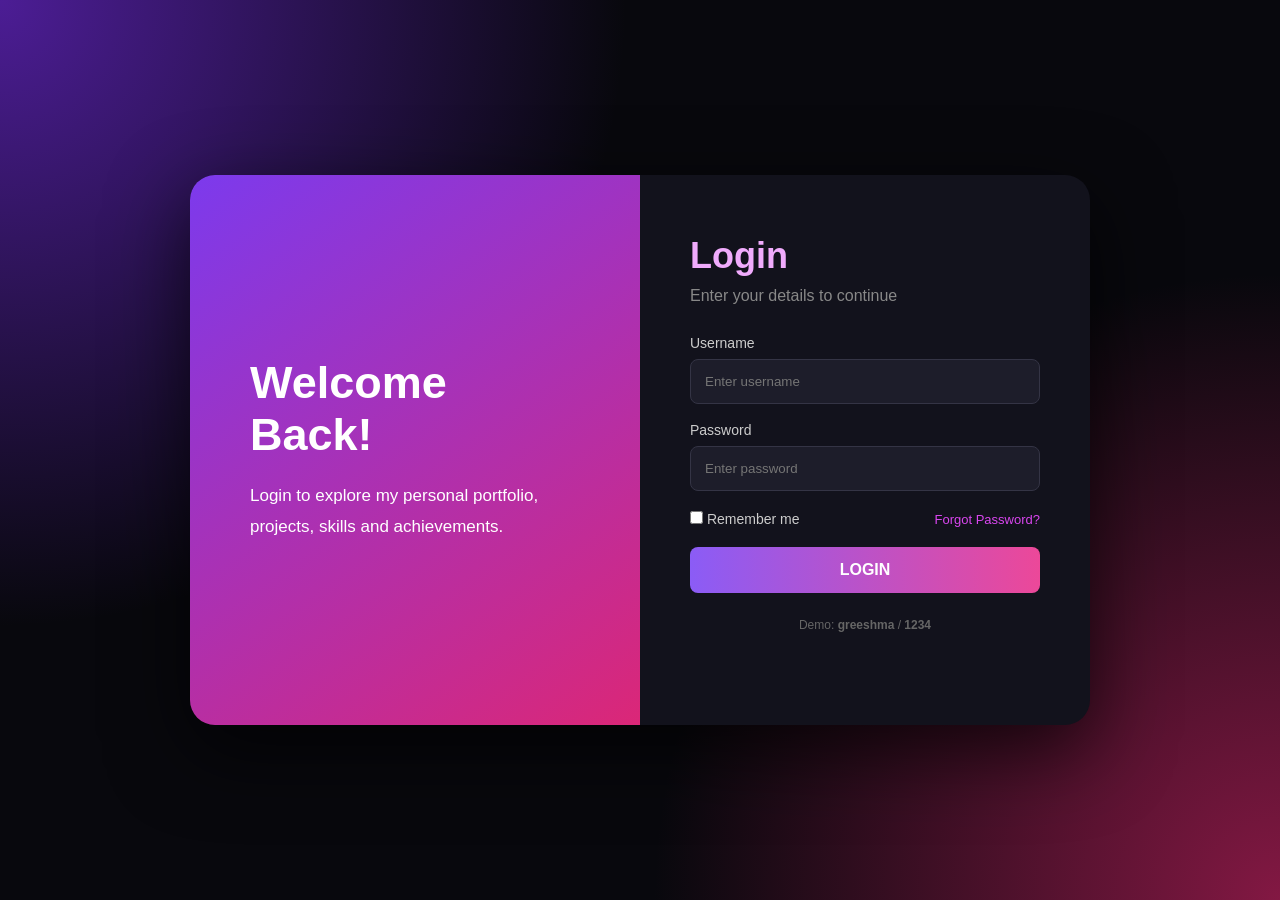
<file: login.html>
<!DOCTYPE html>
<html lang="en">
<head>
    <meta charset="UTF-8">
    <meta name="viewport" content="width=device-width, initial-scale=1.0">
    <title>Login | Greeshma Portfolio</title>
    <link rel="stylesheet" href="style.css">
</head>

<body class="login-page">

    <div class="login-container">

        <!-- Left Side -->
        <div class="login-intro">
            <div>
                <h1>Welcome Back!</h1>
                <p>
                    Login to explore my personal portfolio,
                    projects, skills and achievements.
                </p>
            </div>
        </div>

        <!-- Login Form -->
        <div class="login-card">

            <h2>Login</h2>
            <p class="login-text">Enter your details to continue</p>

            <form id="loginForm">

                <label for="username">Username</label>

                <input
                    type="text"
                    id="username"
                    placeholder="Enter username"
                    required
                >

                <label for="password">Password</label>

                <input
                    type="password"
                    id="password"
                    placeholder="Enter password"
                    required
                >

                <div class="login-options">

                    <label>
                        <input type="checkbox">
                        Remember me
                    </label>

                    <a href="#">Forgot Password?</a>

                </div>

                <button type="submit">LOGIN</button>

                <p id="loginMessage"></p>

            </form>

            <p class="demo-login">
                Demo: <b>greeshma</b> / <b>1234</b>
            </p>

        </div>

    </div>

    <script src="script.js"></script>

</body>
</html>
</file>
<file: style.css>
/* ============================= */
/* GENERAL */
/* ============================= */

* {
    margin: 0;
    padding: 0;
    box-sizing: border-box;
    scroll-behavior: smooth;
}

body {
    font-family: Arial, sans-serif;
    background: #0b0b12;
    color: white;
}

html {
    scroll-behavior: smooth;
}

a {
    text-decoration: none;
}

span {
    color: #d946ef;
}


/* ============================= */
/* LOGIN PAGE */
/* ============================= */

.login-page {
    min-height: 100vh;

    display: flex;
    justify-content: center;
    align-items: center;

    background:
        radial-gradient(
            circle at top left,
            #4c1d95,
            transparent 40%
        ),
        radial-gradient(
            circle at bottom right,
            #831843,
            transparent 40%
        ),
        #08080d;
}

.login-container {
    width: 900px;
    min-height: 550px;

    display: flex;

    background: #12121c;

    border-radius: 25px;

    overflow: hidden;

    box-shadow:
        0 25px 80px rgba(0,0,0,0.7);
}


/* Login Left */

.login-intro {
    width: 50%;

    padding: 60px;

    display: flex;
    align-items: center;

    background:
        linear-gradient(
            145deg,
            #7c3aed,
            #db2777
        );
}

.login-intro h1 {
    font-size: 45px;
    margin-bottom: 20px;
}

.login-intro p {
    font-size: 17px;
    line-height: 1.8;
}


/* Login Card */

.login-card {
    width: 50%;
    padding: 60px 50px;
}

.login-card h2 {
    font-size: 36px;
    color: #f0abfc;
}

.login-text {
    color: #888;
    margin: 10px 0 30px;
}

.login-card form label {
    display: block;
    margin: 18px 0 8px;
    color: #ccc;
    font-size: 14px;
}

.login-card input[type="text"],
.login-card input[type="password"] {
    width: 100%;
    padding: 14px;

    background: #1d1d2a;

    border: 1px solid #343445;

    border-radius: 8px;

    color: white;

    outline: none;
}

.login-card input:focus {
    border-color: #d946ef;
}

.login-options {
    display: flex;
    justify-content: space-between;
    align-items: center;

    margin: 20px 0;

    font-size: 13px;
    color: #aaa;
}

.login-options label {
    margin: 0 !important;
}

.login-options a {
    color: #d946ef;
}

.login-card button {
    width: 100%;

    padding: 14px;

    border: none;

    border-radius: 8px;

    background:
        linear-gradient(
            90deg,
            #8b5cf6,
            #ec4899
        );

    color: white;

    font-weight: bold;
    font-size: 16px;

    cursor: pointer;

    transition: 0.3s;
}

.login-card button:hover {
    transform: translateY(-2px);

    box-shadow:
        0 10px 25px rgba(236,72,153,0.3);
}

#loginMessage {
    text-align: center;
    margin-top: 15px;
}

.demo-login {
    text-align: center;
    margin-top: 25px;
    color: #666;
    font-size: 12px;
}


/* ============================= */
/* NAVBAR */
/* ============================= */

header {
    position: sticky;
    top: 0;
    z-index: 1000;

    background: rgba(11,11,18,0.95);

    border-bottom: 1px solid #272735;

    backdrop-filter: blur(10px);
}

.navbar {
    max-width: 1200px;

    margin: auto;

    padding: 20px;

    display: flex;

    justify-content: space-between;
    align-items: center;
}

.logo {
    font-size: 27px;
    font-weight: bold;
}

.nav-links {
    display: flex;

    align-items: center;

    gap: 22px;

    list-style: none;
}

.nav-links a {
    color: #ddd;

    font-size: 14px;

    transition: 0.3s;
}

.nav-links a:hover {
    color: #e879f9;
}

.logout-btn {
    padding: 8px 15px;

    border: none;

    border-radius: 6px;

    background: #ef4444;

    color: white;

    cursor: pointer;
}


/* ============================= */
/* HOME */
/* ============================= */

.home {
    min-height: 90vh;

    max-width: 1200px;

    margin: auto;

    padding: 80px 20px;

    display: flex;

    align-items: center;

    justify-content: space-between;

    gap: 50px;
}

.home-content {
    max-width: 650px;
}

.small-title {
    color: #d946ef;

    font-weight: bold;

    letter-spacing: 3px;

    margin-bottom: 15px;
}

.home h1 {
    font-size: 60px;

    line-height: 1.1;

    margin-bottom: 20px;
}

.home h2 {
    color: #c084fc;

    margin-bottom: 20px;
}

.home-content > p:not(.small-title) {
    color: #aaa;

    line-height: 1.8;

    font-size: 17px;
}

.home-buttons {
    margin-top: 30px;

    display: flex;

    gap: 15px;
}

.main-btn,
.outline-btn {
    padding: 13px 25px;

    border-radius: 8px;

    font-weight: bold;
}

.main-btn {
    background:
        linear-gradient(
            90deg,
            #8b5cf6,
            #ec4899
        );

    color: white;
}

.outline-btn {
    border: 1px solid #a855f7;

    color: #d8b4fe;
}

.profile-area {
    display: flex;

    justify-content: center;
}

.profile-circle {
    width: 330px;
    height: 330px;

    padding: 8px;

    border-radius: 50%;

    background:
        linear-gradient(
            135deg,
            #8b5cf6,
            #ec4899
        );
}

.profile-circle img {
    width: 100%;
    height: 100%;

    object-fit: cover;

    border-radius: 50%;

    border: 7px solid #0b0b12;
}


/* ============================= */
/* SECTIONS */
/* ============================= */

.section {
    padding: 100px 8%;

    max-width: 1400px;

    margin: auto;
}

.dark-section {
    max-width: none;

    background: #101018;
}

.section-title {
    text-align: center;

    font-size: 38px;

    margin-bottom: 60px;
}


/* ============================= */
/* ABOUT */
/* ============================= */

.about-container {
    max-width: 1100px;

    margin: auto;

    display: flex;

    align-items: center;

    gap: 70px;
}

.about-image {
    flex: 1;
}

.about-photo {
    width: 300px;
    height: 370px;

    margin: auto;

    padding: 7px;

    background:
        linear-gradient(
            135deg,
            #8b5cf6,
            #ec4899
        );

    border-radius: 20px;
}

.about-photo img {
    width: 100%;
    height: 100%;

    object-fit: cover;

    border-radius: 15px;
}

.about-content {
    flex: 1;
}

.about-content h3 {
    font-size: 28px;

    margin-bottom: 20px;

    color: #d8b4fe;
}

.about-content p {
    color: #aaa;

    line-height: 1.8;

    margin-bottom: 15px;
}

.about-details {
    margin-top: 25px;
}

.about-details div {
    display: flex;

    gap: 10px;

    margin: 12px 0;

    color: #aaa;
}

.about-details b {
    color: white;
}


/* ============================= */
/* EDUCATION */
/* ============================= */

.education-container {
    max-width: 1100px;

    margin: auto;

    display: grid;

    grid-template-columns:
        repeat(3, 1fr);

    gap: 25px;
}

.education-card {
    background: #181822;

    padding: 30px;

    border-radius: 15px;

    border: 1px solid #2c2c3a;

    transition: 0.3s;
}

.education-card:hover {
    transform: translateY(-8px);

    border-color: #a855f7;
}

.education-year {
    color: #e879f9;

    font-weight: bold;

    margin-bottom: 20px;
}

.education-card h3 {
    margin-bottom: 10px;
}

.education-card h4 {
    color: #c084fc;

    margin-bottom: 15px;
}

.education-card p {
    color: #999;

    line-height: 1.6;
}


/* ============================= */
/* SKILLS */
/* ============================= */

.skills-container {
    max-width: 1100px;

    margin: auto;

    display: grid;

    grid-template-columns:
        repeat(3, 1fr);

    gap: 25px;
}

.skill-card {
    padding: 30px;

    background: #15151f;

    border: 1px solid #292936;

    border-radius: 15px;

    text-align: center;

    transition: 0.3s;
}

.skill-card:hover {
    transform: translateY(-8px);

    border-color: #d946ef;
}

.skill-icon {
    width: 65px;
    height: 65px;

    margin: 0 auto 20px;

    display: flex;

    align-items: center;
    justify-content: center;

    border-radius: 50%;

    background:
        linear-gradient(
            135deg,
            #7c3aed,
            #db2777
        );

    font-weight: bold;
}

.skill-card h3 {
    margin-bottom: 12px;
}

.skill-card p {
    color: #999;

    line-height: 1.6;
}


/* ============================= */
/* PROJECTS */
/* ============================= */

.projects-container {
    max-width: 1100px;

    margin: auto;

    display: grid;

    grid-template-columns:
        repeat(2, 1fr);

    gap: 25px;
}

.project-card {
    padding: 35px;

    background: #181822;

    border: 1px solid #2c2c3a;

    border-radius: 15px;

    transition: 0.3s;
}

.project-card:hover {
    transform: translateY(-8px);

    border-color: #ec4899;
}

.project-number {
    color: #d946ef;

    font-size: 14px;

    font-weight: bold;

    margin-bottom: 15px;
}

.project-card h3 {
    font-size: 23px;

    margin-bottom: 15px;
}

.project-card p {
    color: #aaa;

    line-height: 1.7;
}

.project-tech {
    margin-top: 20px;

    color: #c084fc;

    font-size: 14px;
}


/* ============================= */
/* CERTIFICATES */
/* ============================= */

.certificate-container {
    max-width: 1100px;

    margin: auto;

    display: grid;

    grid-template-columns:
        repeat(3, 1fr);

    gap: 25px;
}

.certificate-card {
    padding: 35px;

    background: #181822;

    border: 1px solid #2c2c3a;

    border-radius: 15px;

    text-align: center;
}

.certificate-icon {
    font-size: 35px;

    color: #facc15;

    margin-bottom: 20px;
}

.certificate-card h3 {
    margin-bottom: 15px;
}

.certificate-card p {
    color: #999;

    margin-bottom: 20px;
}

.certificate-card button {
    padding: 10px 18px;

    border: 1px solid #a855f7;

    border-radius: 6px;

    background: transparent;

    color: #d8b4fe;

    cursor: pointer;
}


/* ============================= */
/* CONTACT */
/* ============================= */

.contact-container {
    max-width: 1100px;

    margin: auto;

    display: flex;

    gap: 60px;
}

.contact-info,
.contact-form {
    flex: 1;
}

.contact-info h3 {
    font-size: 30px;

    margin-bottom: 20px;
}

.contact-info > p {
    color: #aaa;

    line-height: 1.7;

    margin-bottom: 30px;
}

.contact-item {
    margin-bottom: 20px;
}

.contact-item b {
    color: #d8b4fe;
}

.contact-item p {
    color: #999;

    margin-top: 5px;
}

.contact-form input,
.contact-form textarea {
    width: 100%;

    margin-bottom: 15px;

    padding: 14px;

    background: #181822;

    border: 1px solid #333342;

    border-radius: 7px;

    outline: none;

    color: white;
}

.contact-form textarea {
    resize: none;
}

.contact-form button {
    padding: 13px 25px;

    border: none;

    border-radius: 7px;

    background:
        linear-gradient(
            90deg,
            #8b5cf6,
            #ec4899
        );

    color: white;

    cursor: pointer;
}

#contactMessage {
    margin-top: 15px;

    color: #22c55e;
}


/* ============================= */
/* FOOTER */
/* ============================= */

footer {
    padding: 30px;

    text-align: center;

    background: #08080d;

    color: #777;
}

footer h3 {
    color: white;

    margin-bottom: 10px;
}


/* ============================= */
/* RESPONSIVE */
/* ============================= */

@media (max-width: 900px) {

    .login-container {
        width: 90%;
    }

    .nav-links {
        gap: 10px;
    }

    .home {
        flex-direction: column-reverse;

        text-align: center;
    }

    .home-buttons {
        justify-content: center;
    }

    .about-container,
    .contact-container {
        flex-direction: column;
    }

    .education-container,
    .skills-container,
    .certificate-container {
        grid-template-columns: 1fr 1fr;
    }

}


@media (max-width: 600px) {

    .login-container {
        flex-direction: column;
    }

    .login-intro,
    .login-card {
        width: 100%;
    }

    .login-intro {
        padding: 40px 30px;
    }

    .login-card {
        padding: 40px 30px;
    }

    .nav-links {
        display: none;
    }

    .home h1 {
        font-size: 40px;
    }

    .profile-circle {
        width: 250px;
        height: 250px;
    }

    .education-container,
    .skills-container,
    .projects-container,
    .certificate-container {
        grid-template-columns: 1fr;
    }

}
</file>
